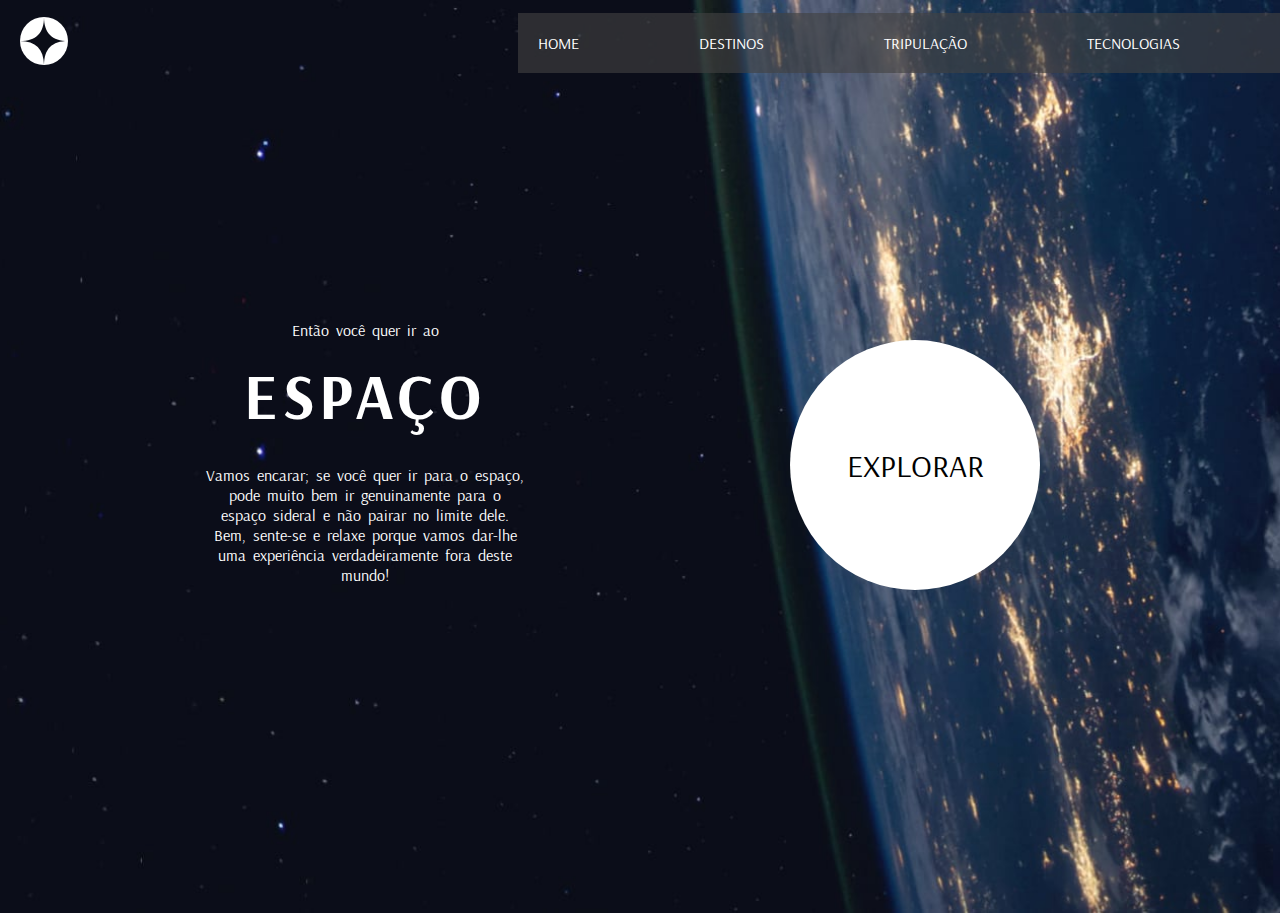
<file: index.html>
<!DOCTYPE html>
<html lang="pt-br">
<head>
    <meta charset="UTF-8">
    <meta http-equiv="X-UA-Compatible" content="IE=edge">
    <meta name="viewport" content="width=device-width, initial-scale=1.0">
    <link rel="stylesheet" href="styles/style.css">
    <link rel="stylesheet" href="styles/mediaquerry.css">
    <title>Turismo Espacial</title>
</head>
<body>
    <header>
        <div id="nav-bar">
            <a href="index.html"><img src="imgs/home/logo.svg" alt=""></a>
            <img id="burguer" src="imgs/home/icon-hamburger.svg" onclick="menuBurguer()" alt="">
            <img id="fechar" class="none" src="imgs/home/icon-close.svg" onclick="menuBurguer()" alt="">

            <ul class="opcoesRespon">
                <li><a href="index.html">Home</a></li>
                <li><a href="destino/index.html">Destinos</a></li>
                <li><a href="tripulacao/index.html">Tripulação</a></li>
                <li><a href="tecnologias/index.html">Tecnologias</a></li>
            </ul>
        </div>
        <div id="opcoes" class="none">
            <ul>
                <li><a href="index.html">Home</a></li>
                <li><a href="destino/index.html">Destinos</a></li>
                <li><a href="tripulacao/index.html">Tripulação</a></li>
                <li><a href="tecnologias/index.html">Tecnologias</a></li>
            </ul>
        </div>
    </header>
    <main>
        <div class="informacoes">
            <p>Então você quer ir ao</p>
            <h1>Espaço</h1>
                <p class="textoPrincipal">Vamos encarar; se você quer ir para o espaço, pode muito bem ir genuinamente para o espaço sideral e não pairar no limite dele. Bem, sente-se e relaxe porque vamos dar-lhe uma experiência verdadeiramente fora deste mundo! </p>
                <p><button><a href="destino/index.html">Explorar</a></button></p>
        </div>
    </main>
    <script src="script.js"></script>
</body>
</html>
</file>
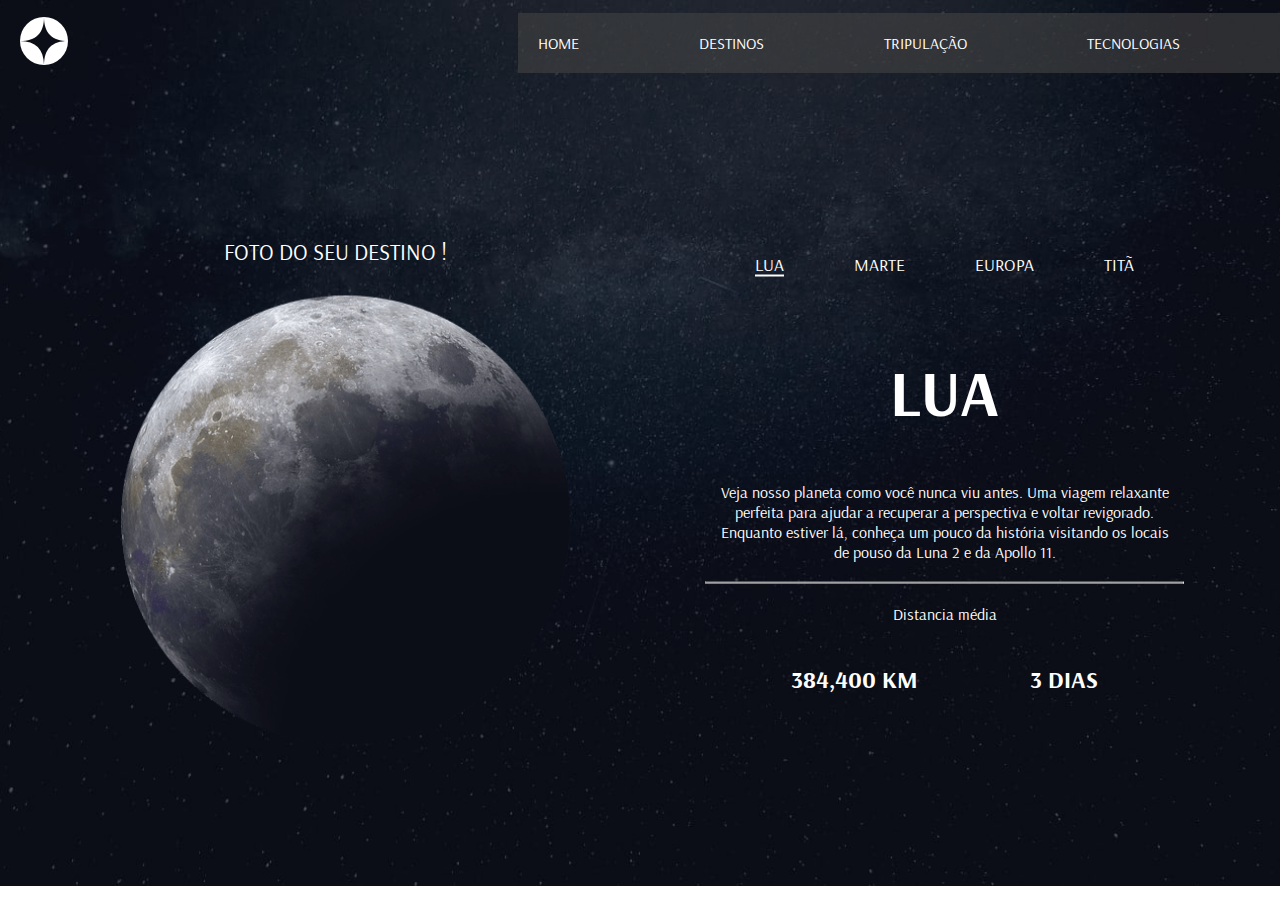
<file: destino/index.html>
<!DOCTYPE html>
<html lang="pt-br">
<head>
    <meta charset="UTF-8">
    <meta http-equiv="X-UA-Compatible" content="IE=edge">
    <meta name="viewport" content="width=device-width, initial-scale=1.0">
    <link rel="stylesheet" href="styles/style.css">
    <link rel="stylesheet" href="styles/mediaquery.css">
    <title>Destinos</title>
</head>
<body>
    <header>
        <div id="nav-bar">
            <a href="../index.html"><img src="../imgs/home/logo.svg" alt=""></a>
            <img id="burguer" src="../imgs/home/icon-hamburger.svg" onclick="menuBurguer()" alt="">
            <img id="fechar" class="none" src="../imgs/home/icon-close.svg" onclick="menuBurguer()" alt="">

            <ul class="opcoesRespon">
                <li><a href="../index.html">Home</a></li>
                <li><a href="index.html">Destinos</a></li>
                <li><a href="../tripulacao/index.html">Tripulação</a></li>
                <li><a href="../tecnologias/index.html">Tecnologias</a></li>
            </ul>
        </div>
        <div id="opcoes" class="none">
            <ul>
                <li><a href="../index.html">Home</a></li>
                <li><a href="index.html">Destinos</a></li>
                <li><a href="../tripulacao/index.html">Tripulação</a></li>
                <li><a href="../tecnologias/index.html">Tecnologias</a></li>
            </ul>
        </div>
    </header>
    <main class="planetas">
        <div id="lua" class="destinos">
            <p class="titulo">FOTO DO SEU DESTINO !</p>
            <p><img src="imgs/image-moon.png" alt=""></p>
                <ul>
                    <li class="grifado" onclick="ClickLua()">Lua</li>
                    <li onclick="ClickMarte()">Marte</li>
                    <li onclick="ClickEuropa()">Europa</li>
                    <li onclick="ClickTita()">Titã</li>
                </ul>
                <h1>Lua</h1>
                <p class="infoPlaneta">Veja nosso planeta como você nunca viu antes. Uma viagem relaxante perfeita para ajudar a recuperar a perspectiva e voltar revigorado. Enquanto estiver lá, conheça um pouco da história visitando os locais de pouso da Luna 2 e da Apollo 11.</p>
                <hr>
                <p>Distancia média</p>
                <div class="distancia">
                    <h2>384,400 km</h2>
                    <h2>3 dias</h2>
                </div>
        </div>

        <div id="marte" class="none destinos">
            <p class="titulo">FOTO DO SEU DESTINO !</p>
            <p><img src="imgs/image-mars.png" alt=""></p>
                <ul>
                    <li onclick="ClickLua()">Lua</li>
                    <li class="grifado" onclick="ClickMarte()">Marte</li>
                    <li onclick="ClickEuropa()">Europa</li>
                    <li onclick="ClickTita()">Titã</li>
                </ul>
                <h1>Marte</h1>
                <p class="infoPlaneta">Não se esqueça de levar suas botas de caminhada. Você precisará deles para enfrentar o Olympus Mons, a montanha planetária mais alta do nosso sistema solar. É duas vezes e meia o tamanho do Everest!</p>
                <hr>
                <p>Distancia média</p>
                <div class="distancia">
                    <h2>225 mil km</h2>
                    <h2>9 meses</h2>
                </div>
        </div>

        <div id="europa" class="none destinos">
            <p class="titulo">FOTO DO SEU DESTINO !</p>
            <p><img src="imgs/image-europa.png" alt=""></p>
                <ul>
                    <li onclick="ClickLua()">Lua</li>
                    <li onclick="ClickMarte()">Marte</li>
                    <li class="grifado" onclick="ClickEuropa()">Europa</li>
                    <li onclick="ClickTita()">Titã</li>
                </ul>
                <h1>Europa</h1>
                <p class="infoPlaneta">A menor das quatro luas galileanas que orbitam Júpiter, Europa é o sonho de um amante do inverno. Com uma superfície gelada, é perfeito para patinar no gelo, curling, hóquei ou simplesmente relaxar em sua confortável cabana de inverno.</p>
                <hr>
                <p>Distancia média</p>
                <div class="distancia">
                    <h2>628 mil km</h2>
                    <h2>3 anos</h2>
                </div>
        </div>

        <div id="tita" class="none destinos">
            <p class="titulo">FOTO DO SEU DESTINO !</p>
            <p><img src="imgs/image-titan.png" alt=""></p>
                <ul>
                    <li onclick="ClickLua()">Lua</li>
                    <li onclick="ClickMarte()">Marte</li>
                    <li onclick="ClickEuropa()">Europa</li>
                    <li class="grifado" onclick="ClickTita()">Titã</li>
                </ul>
                <h1>Titã</h1>
                <p class="infoPlaneta">A única lua conhecida por ter uma atmosfera densa além da Terra, Titã é um lar longe de casa (apenas algumas centenas de graus mais frio!). Como bônus, você obtém vistas impressionantes dos Anéis de Saturno.</p>
                <hr>
                <p>Distancia média</p>
                <div class="distancia">
                    <h2>1.6 bil km</h2>
                    <h2>7 anos</h2>
                </div>
        </div>
    </main>

    <script src="menuBurguer.js"></script>
    <script src="script.js"></script>
</body>
</html>
</file>
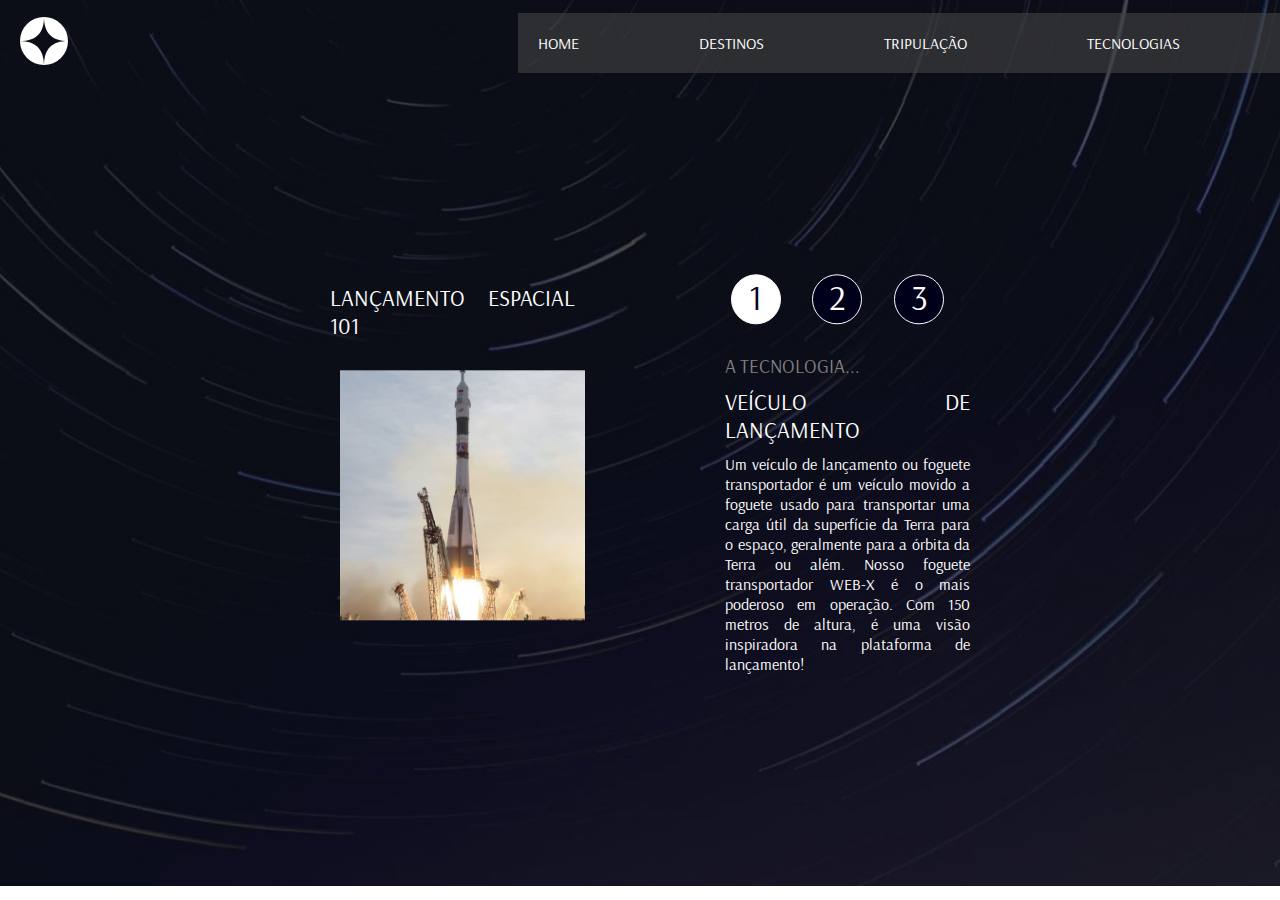
<file: tecnologias/index.html>
<!DOCTYPE html>
<html lang="pt-br">
<head>
    <meta charset="UTF-8">
    <meta http-equiv="X-UA-Compatible" content="IE=edge">
    <meta name="viewport" content="width=device-width, initial-scale=1.0">
    <link rel="stylesheet" href="styles/style.css">
    <link rel="stylesheet" href="styles/mediaquerry.css">
    <title>Tecnologias</title>
</head>
<body>
    <header>
        <div id="nav-bar">
            <a href="../index.html"><img src="../imgs/home/logo.svg" alt=""></a>
            <img id="burguer" src="../imgs/home/icon-hamburger.svg" onclick="menuBurguer()" alt="">
            <img id="fechar" class="none" src="../imgs/home/icon-close.svg" onclick="menuBurguer()" alt="">

            <ul class="opcoesRespon">
                <li><a href="../index.html">Home</a></li>
                <li><a href="index.html">Destinos</a></li>
                <li><a href="../tripulacao/index.html">Tripulação</a></li>
                <li><a href="../tecnologias/index.html">Tecnologias</a></li>
            </ul>
        </div>
        <div id="opcoes" class="none">
            <ul>
                <li><a href="../index.html">Home</a></li>
                <li><a href="index.html">Destinos</a></li>
                <li><a href="../tripulacao/index.html">Tripulação</a></li>
                <li><a href="../tecnologias/index.html">Tecnologias</a></li>
            </ul>
        </div>
    </header>

    <main class="teste">
        <div id="veiculo" class="tecnologias">
            <p class="titulo">LANÇAMENTO ESPACIAL 101</p>
                <p class="imgCelular"><img src="imgs/image-launch-vehicle-portrait.jpg" alt=""></p>
                <div class="nav-tec">
                    <p style="background-color: white; color:rgb(0, 0, 27);" onclick="opcao1()">1</p>
                    <p onclick="opcao2()">2</p>
                    <p onclick="opcao3()">3</p>
                </div>
                <p class="subtitulo">A tecnologia...</p>
                <p class="nome">Veículo de lançamento</p>
                <p class="desc">Um veículo de lançamento ou foguete transportador é um veículo movido a foguete usado para transportar uma carga útil da superfície da Terra para o espaço, geralmente para a órbita da Terra ou além. Nosso foguete transportador WEB-X é o mais poderoso em operação. Com 150 metros de altura, é uma visão inspiradora na plataforma de lançamento!</p>
                <p class="imgComputador"><img src="imgs/image-launch-vehicle-portrait.jpg" alt=""></p>
        </div>

        <div id="porto" class="tecnologias none">
            <p class="titulo">LANÇAMENTO ESPACIAL 101</p>
                <p ><img src="imgs/image-spaceport-portrait.jpg" alt=""></p>
                <div class="nav-tec">
                    <p onclick="opcao1()">1</p>
                    <p style="background-color: white; color:rgb(0, 0, 27);" onclick="opcao2()">2</p>
                    <p onclick="opcao3()">3</p>
                </div>
                <p class="subtitulo">A tecnologia...</p>
                <p class="nome">Espaçoporto</p>
                <p class="desc">Um espaçoporto ou cosmódromo é um local para lançamento (ou recebimento) de espaçonaves, por analogia com o porto marítimo para navios ou aeroporto para aeronaves. Com sede no famoso Cabo Canaveral, nosso espaçoporto está idealmente situado para aproveitar a rotação da Terra para o lançamento.</p>
        </div>

        <div id="capsula" class="tecnologias none">
            <p class="titulo">LANÇAMENTO ESPACIAL 101</p>
            <p><img src="imgs/image-space-capsule-portrait.jpg" alt=""></p>
            <div class="nav-tec">
                <p onclick="opcao1()">1</p>
                <p onclick="opcao2()">2</p>
                <p style="background-color: white; color:rgb(0, 0, 27);" onclick="opcao3()">3</p>
            </div>
            <p class="subtitulo">A tecnologia...</p>
            <p class="nome">Cápsula espacial</p>
            <p class="desc">Uma cápsula espacial é uma espaçonave frequentemente tripulada que usa uma cápsula de reentrada de corpo rombudo para reentrar na atmosfera da Terra sem asas. Nossa cápsula é onde você passará seu tempo durante o voo. Inclui um ginásio espacial, cinema e muitas outras atividades para o manter entretido.</p>
        </div>
    </main>
    
    <script src="menuBurguer.js"></script>
    <script src="script.js"></script>
</body>
</html>
</file>
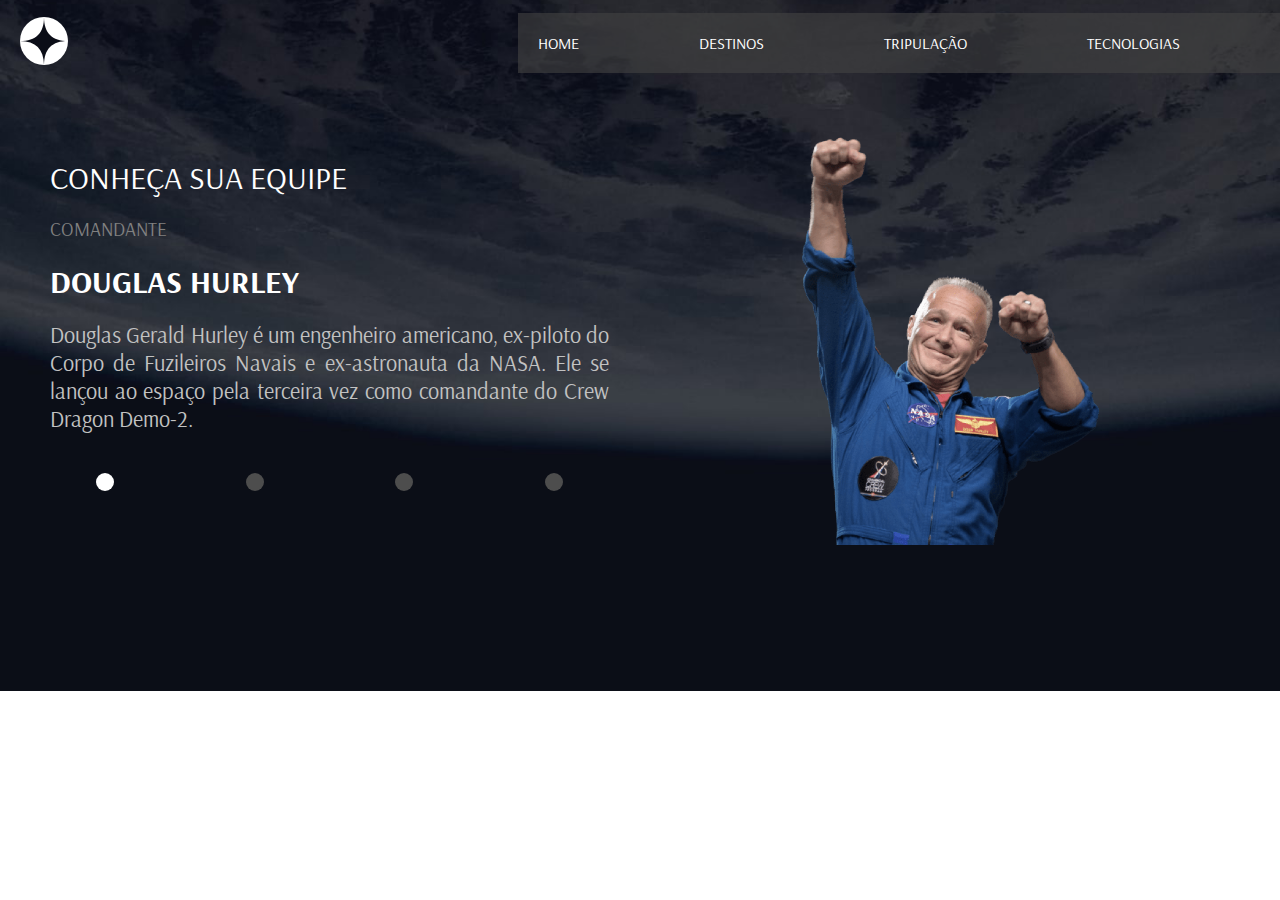
<file: tripulacao/index.html>
<!DOCTYPE html>
<html lang="pt-br">
<head>
    <meta charset="UTF-8">
    <meta http-equiv="X-UA-Compatible" content="IE=edge">
    <meta name="viewport" content="width=device-width, initial-scale=1.0">
    <link rel="stylesheet" href="styles/style.css">
    <link rel="stylesheet" href="styles/mediaquerry.css">
    <title>Tripulacao</title>
</head>
<body>
    <header>
        <div id="nav-bar">
            <a href="../index.html"><img src="../imgs/home/logo.svg" alt=""></a>
            <img id="burguer" src="../imgs/home/icon-hamburger.svg" onclick="menuBurguer()" alt="">
            <img id="fechar" class="none" src="../imgs/home/icon-close.svg" onclick="menuBurguer()" alt="">

            <ul class="opcoesRespon">
                <li><a href="../index.html">Home</a></li>
                <li><a href="../destino/index.html">Destinos</a></li>
                <li><a href="index.html">Tripulação</a></li>
                <li><a href="../tecnologias/index.html">Tecnologias</a></li>
            </ul>
        </div>
        <div id="opcoes" class="none">
            <ul>
                <li><a href="../index.html">Home</a></li>
                <li><a href="../destino/index.html">Destinos</a></li>
                <li><a href="index.html">Tripulação</a></li>
                <li><a href="../tecnologias/index.html">Tecnologias</a></li>
            </ul>
        </div>
    </header>

    <main>
        <div id="tripulante1" class="tripulacao">
            <p class="titulo">CONHEÇA SUA EQUIPE</p>
            <p class="fotoCelular"><img src="imgs/image-douglas-hurley.png" alt=""></p>
            <div class="opcoesTripula opCelular">
                <p onclick="opcao1()" style="background-color: white;"></p>
                <p onclick="opcao2()"></p>
                <p onclick="opcao3()"></p>
                <p onclick="opcao4()"></p>
            </div>
            <p class="cargo">Comandante</p>
            <p class="nome">Douglas Hurley</p>
            <p class="descricao">Douglas Gerald Hurley é um engenheiro americano, ex-piloto do Corpo de Fuzileiros Navais e ex-astronauta da NASA. Ele se lançou ao espaço pela terceira vez como comandante do Crew Dragon Demo-2.</p>
            <div class="opcoesTripula opTablet">
                <p onclick="opcao1()" style="background-color: white;"></p>
                <p onclick="opcao2()"></p>
                <p onclick="opcao3()"></p>
                <p onclick="opcao4()"></p>
            </div>
            <p class="fotoTablet"><img src="imgs/image-douglas-hurley.png" alt=""></p>
        </div>

        <div id="tripulante2" class="tripulacao none">
            <p class="titulo">CONHEÇA SUA EQUIPE</p>
            <p class="fotoCelular"><img src="imgs/image-mark-shuttleworth.png" alt=""></p>
            <div class="opcoesTripula opCelular">
                <p onclick="opcao1()"></p>
                <p onclick="opcao2()" style="background-color: white;"></p>
                <p onclick="opcao3()"></p>
                <p onclick="opcao4()"></p>
            </div>
            <p class="cargo">Especialista em missão</p>
            <p class="nome">Mark Shuttleworth</p>
            <p class="descricao">Mark Richard Shuttleworth é o fundador e CEO da Canonical, a empresa por trás do sistema operacional Ubuntu baseado em Linux. Shuttleworth se tornou o primeiro sul-africano a viajar para o espaço como turista espacial.</p>
            <div class="opcoesTripula opTablet">
                <p onclick="opcao1()"></p>
                <p onclick="opcao2()"style="background-color: white;"></p>
                <p onclick="opcao3()"></p>
                <p onclick="opcao4()"></p>
            </div>
            <p class="fotoTablet"><img src="imgs/image-mark-shuttleworth.png" alt=""></p>
        </div>

        <div id="tripulante3" class="tripulacao none">
            <p class="titulo">CONHEÇA SUA EQUIPE</p>
            <p class="fotoCelular"><img src="imgs/image-victor-glover.png" alt=""></p>
            <div class="opcoesTripula opCelular">
                <p onclick="opcao1()"></p>
                <p onclick="opcao2()"></p>
                <p onclick="opcao3()" style="background-color: white;"></p>
                <p onclick="opcao4()"></p>
            </div>
            <p class="cargo">Piloto</p>
            <p class="nome">Victor Glover</p>
            <p class="descricao">Piloto no primeiro voo operacional do SpaceX. Glover é um comandante da Marinha dos Estados Unidos, onde pilota um F/A-18. Ele foi membro da tripulação da Expedição 64 e serviu como engenheiro de vôo de sistemas de estação.</p>
            <div class="opcoesTripula opTablet">
                <p onclick="opcao1()"></p>
                <p onclick="opcao2()"></p>
                <p onclick="opcao3()" style="background-color: white;"></p>
                <p onclick="opcao4()"></p>
            </div>
            <p class="fotoTablet"><img src="imgs/image-victor-glover.png" alt=""></p>
        </div>

        <div id="tripulante4" class="tripulacao none">
            <p class="titulo">CONHEÇA SUA EQUIPE</p>
            <p class="fotoCelular"><img src="imgs/image-anousheh-ansari.png" alt=""></p>
            <div class="opcoesTripula opCelular">
                <p onclick="opcao1()"></p>
                <p onclick="opcao2()"></p>
                <p onclick="opcao3()"></p>
                <p onclick="opcao4()" style="background-color: white;"></p>
            </div>
            <p class="cargo">Engenheira de voo</p>
            <p class="nome">Anousheh Ansari</p>
            <p class="descricao">Anousheh Ansari é uma engenheira iraniana-americana e cofundadora da Prodea Systems. Ansari foi a quarta turista espacial autofinanciada, a primeira mulher autofinanciada a voar para a ISS e a primeira iraniana no espaço.</p>
            <div class="opcoesTripula opTablet">
                <p onclick="opcao1()"></p>
                <p onclick="opcao2()"></p>
                <p onclick="opcao3()"></p>
                <p onclick="opcao4()" style="background-color: white;"></p>
            </div>
            <p class="fotoTablet"><img src="imgs/image-anousheh-ansari.png" alt=""></p>
        </div>
    </main>

    <script src="menuburguer.js"></script>
    <script src="script.js"></script>
</body>
</html>
</file>
<file: styles/style.css>
@import url('https://fonts.googleapis.com/css2?family=Arsenal&display=swap');

*{
    margin: 0px;
    padding: 0px;
    box-sizing: border-box;
    font-family: 'Arsenal', sans-serif;
    color: #fff;
    text-decoration: none;
}

body{
    height: 100vh;
    width:100vw;
    background-image: url(../imgs/backgrounds/background-home-mobile.jpg);
    background-repeat: no-repeat;
    background-position: center center;
    background-size: cover;
    overflow: hidden;

}

p{
    color: #fff;
    text-align:center;
    margin:15px;
    word-spacing: 3px;
}

h1{
    color:#fff;
    text-align:center;
    font-size: 4rem;
    margin: 10px;
    letter-spacing: 5px;
    text-transform: uppercase;
}

button{
    margin-top: 50px;
    background-color: #fff;
    border: none;
    width: 150px;
    height: 150px;
    border-radius:50% ;
}

button a{
    text-decoration: none;
    color: #000;
    text-align: center;
    font-size: 1.6rem;
    text-transform: uppercase;
    width: 150px;
    height: 150px;
    border-radius: 50%;
}

#nav-bar{
    display: flex;
    flex-direction: row;
    justify-content: space-between;
    align-items: center;
    margin: 20px;
}

.opcoesRespon{
    display: none;
}

#opcoes{
    background-color: #0b0d176b;
    width: 100vw;
    height: 100vh;
    text-align: center;
}

#opcoes ul li{
    padding: 15px;
    border-bottom: 1px solid rgb(85, 85, 85);
    margin: 0px 30px;
    list-style-type: none;
    color: #fff;
}

.textoCentral{
    margin :5%;
}

.none{
    display:none;
}
</file>
<file: styles/mediaquerry.css>
@media screen and (min-width:641px) and (max-width:1000px){
    body{
        background: url('../imgs/backgrounds/background-home-tablet.jpg');
        background-repeat: no-repeat;
        background-position: center center;
        background-size: cover;
    }

    p{
        margin:25px;
        font-size: 1.2rem;
    }

    button a {
        font-size: 1.8rem;
    }

    #burguer{
        display:none;
    }

    .opcoesRespon{
        display: flex;
        flex-direction: row;
        justify-content: space-evenly;
        color:white;
        list-style-type: none;
        border: 1px solid white;
        backdrop-filter: blur(95px);
    }

    .opcoesRespon li{
        margin: 20px;
    }

    .textoCentral{
        margin: 15px 20%;
    }
}

@media  screen and (min-width:1001px) {
    body{
        background: url('../imgs/backgrounds/background-home-desktop.jpg');
        background-repeat: no-repeat;
        background-position: center center;
        background-size: cover;
    }

    main{
        position: absolute;
        left: 50%;
        top: 50%;
        transform: translate(-50%, -50%);
    }

    p, h1{
        text-align: center;
    }

    button{
        width: 250px;
        height: 250px;
    }

    button a {
        font-size: 2rem;
    }

    #nav-bar{
        margin-top:1%;
        margin-right: 0px;
    }

    #burguer{
        display: none;
    }

    .opcoesRespon{
        display: flex;
        flex-direction: end;
        color:white;
        list-style-type: none;
        background-color: rgba(66, 66, 66, 0.623);
        text-transform: uppercase;
    }

    .opcoesRespon li{
        margin: 20px;
        margin-right: 100px;
    }

    .informacoes{
        columns: 2;
        column-gap: 200px;
    }

    .informacoes p{
        margin-top: 30px;
    }

    .textoPrincipal{
        width: 320px;
    }

}
</file>
<file: destino/styles/style.css>
@import url('https://fonts.googleapis.com/css2?family=Arsenal&display=swap');

*{
    margin: 0px;
    padding: 0px;
    box-sizing: border-box;
    color: #fff;
    text-decoration: none;
    font-family: 'Arsenal', sans-serif;
}

body{
    background-image: url('../imgs/background-destination-mobile.jpg');
    background-repeat: no-repeat;
    background-position: center center;
    background-size: cover;
}

a{
    text-decoration: none;
}

#nav-bar{
    display: flex;
    flex-direction: row;
    justify-content: space-between;
    align-items: center;
    margin: 20px;
}

.opcoesRespon{
    display: none;
}

#opcoes{
    background-color: #0b0d172a;
    width: 100vw;
    height: 100vh;
    text-align: center;
}

#opcoes ul li{
    padding: 15px;
    border-bottom: 1px solid rgb(85, 85, 85);
    margin: 0px 30px;
    list-style-type: none;
    color: #fff;
}

.destinos p{
    text-align: center;
    margin-bottom:10px ;
}

.destinos img{
    margin: 10px;
    width: 70%;
    height: 70%;
}

.destinos h1{
    padding: 0px 0px 30px 0px;
}

.destinos ul{
    display: flex;
    flex-direction: row;
    justify-content: space-around;
    margin: 20px;
}

.destinos ul li{
    list-style-type:none;
    text-transform: uppercase;
    cursor: pointer;
}

.destinos h1{
    text-align: center;
    font-size: 4rem;
    text-transform: uppercase;
}

.destinos p{
    margin: 20px 8%;
}

.destinos h1{
    margin-top: 40px;
}

.destinos hr{
    margin: 5px 40px;
}

.destinos h2{
    text-align: center;
    text-transform: uppercase;
    margin: 20px;
}

.destinos .titulo{
    font-size: 1.2rem;
}

.grifado{
    border-bottom: 2px solid white;
}

.none{
    display:none;
}

.over{
    overflow-y: hidden;
}
</file>
<file: destino/styles/mediaquery.css>
@media screen and (min-width:641px) and (max-width:1000px){
    body{
        background: url('../imgs/background-destination-tablet.jpg');
        background-repeat: no-repeat;
        background-position: center center;
        background-size: cover;
    }

    p{
        margin:25px;
        font-size: 1.2rem;
    }

    #burguer{
        display:none;
    }

    .opcoesRespon{
        display: flex;
        flex-direction: row;
        justify-content: space-evenly;
        color:white;
        list-style-type: none;
        border: 1px solid white;
        backdrop-filter: blur(95px);
    }

    .opcoesRespon li{
        margin: 20px;
    }

    .infoPlaneta{
        margin: 15px 20%;
    }

    .destinos hr{
        margin: 0px 5%;
    }

    .destinos .titulo{
        font-size: 1.2rem;
    }
}

@media  screen and (min-width:1001px) {
    body{
        background: url('../imgs/background-destination-desktop.jpg');
        background-repeat: no-repeat;
        background-position: center center;
        background-size: cover;
        height: 97vh;
        width: 100vw;
    }

    main{
        margin-top: 3%;
    }

    #nav-bar{
        margin-top:1%;
        margin-right: 0px;
    }

    #burguer{
        display: none;
    }

    .opcoesRespon{
        display: flex;
        flex-direction: end;
        color:white;
        list-style-type: none;
        background-color: rgba(66, 66, 66, 0.623);
    }

    .opcoesRespon li a {
        text-transform: uppercase;
    }

    .opcoesRespon li{
        margin: 20px;
        margin-right: 100px;
    }

    .destinos{
        columns: 2;
        column-gap: 120px;
    }

    .destinos .titulo{
        font-size: 1.4rem;
    }

    .destinos ul li{
        cursor: pointer;
        margin: 35px;
        font-size: 1.1rem;
    }

    .destinos p{
        margin:20px;
    }

    .destinos p img{
        margin-right: 130px;
        width: 100%;
        height: 100%;
    }

    .destinos hr{
        margin: 5px;
    }

    .distancia{
        display: flex;
        flex-direction: row;
        justify-content: space-evenly;
    }

    .planetas{
        position: absolute;
        left: 50%;
        top: 50%;
        transform: translate(-50%, -50%);
    }

    .grifado{
        border-bottom: 2px solid white;
    }
}
</file>
<file: tecnologias/styles/style.css>
@import url('https://fonts.googleapis.com/css2?family=Arsenal&display=swap');

*{
    margin: 0px;
    padding: 0px;
    box-sizing: border-box;
    color: #fff;
    text-decoration: none;
    font-family: 'Arsenal', sans-serif;
}

body{
    background-image: url('../imgs/background-technology-mobile.jpg');
    background-repeat: no-repeat;
    background-position: center center;
    background-size: cover;
}

a{
    text-decoration: none;
}

#nav-bar{
    display: flex;
    flex-direction: row;
    justify-content: space-between;
    align-items: center;
    margin: 20px;
}

.opcoesRespon{
    display: none;
}

#opcoes{
    background-color: #0b0d172a;
    width: 100vw;
    height: 100vh;
    text-align: center;
}

#opcoes ul li{
    padding: 15px;
    border-bottom: 1px solid rgb(85, 85, 85);
    margin: 0px 30px;
    list-style-type: none;
    color: #fff;
}

.tecnologias .titulo{
    margin: 20px;
    text-transform: uppercase;
    font-size: 1.4rem;
}

.tecnologias p img{
    width: 100%;
    height: 100%;
}

.tecnologias .nav-tec{
    display: flex;
    flex-direction: row;
    justify-content: space-around;
    margin: 20px 0px;
}

.tecnologias .nav-tec p{
    background-color: rgb(0, 0, 27);
    text-align: center;
    font-size: 2.2rem;
    width: 50px;
    height: 50px;
    border-radius: 50%;
    border: 1px solid white;
    margin: 10px;
}

.tecnologias .subtitulo{
    text-align: center;
    color: grey;
    text-transform: uppercase;
    font-size: 1.2rem;
}

.tecnologias .nome{
    text-align: center;
    text-transform: uppercase;
    font-size: 1.4rem;
    margin: 20px;
}

.tecnologias .desc{
    text-align: center;
    margin-bottom: 40px;
}

.none{
    display:none;
}

.over{
    overflow-y: hidden;
}

.nav-tecComp, .imgComputador{
    display: none;
}
</file>
<file: tecnologias/styles/mediaquerry.css>
@media screen and (min-width:641px) and (max-width:1000px){
    body{
        background: url('../imgs/background-technology-tablet.jpg');
        background-repeat: no-repeat;
        background-position: center center;
        background-size: cover;
    }

    p{
        margin:25px;
        font-size: 1.2rem;
    }

    #burguer{
        display:none;
    }

    .opcoesRespon{
        display: flex;
        flex-direction: row;
        justify-content: space-evenly;
        color:white;
        list-style-type: none;
        border: 1px solid white;
        backdrop-filter: blur(95px);
    }

    .opcoesRespon li{
        margin: 20px;
    }
    
}

@media  screen and (min-width:1001px) {
    body{
        background: url('../imgs/background-technology-desktop.jpg');
        background-repeat: no-repeat;
        background-position: center center;
        background-size: cover;
        height: 97vh;
        width: 100vw;
    }

    main{
        margin-top: 2%;
    }

    #nav-bar{
        margin-top:1%;
        margin-right: 0px;
    }

    #burguer{
        display: none;
    }

    .opcoesRespon{
        display: flex;
        flex-direction: end;
        color:white;
        list-style-type: none;
        background-color: rgba(66, 66, 66, 0.623);
    }

    .opcoesRespon li a {
        text-transform: uppercase;
    }

    .opcoesRespon li{
        margin: 20px;
        margin-right: 100px;
    }

    .tecnologias .titulo, .tecnologias .subtitulo, .tecnologias .nome, .tecnologias .desc{
        text-align: justify;
        margin:10px;
        width: 100%;
    }

    .nav-tec p{
        margin-top: 100px;
        cursor: pointer;
    }

    .tecnologias p img{
        width: 100%;
        height: 100%;
        margin: 20px;
    }

    .imgCelular{
        display: none;
    }

    .teste{
        columns: 2;
        column-gap: 150px;
    }

    .nav-tec{
        display: none;
    }

    .nav-tecComp, .imgCelular{
        display: flex;
    }

    .teste{
        position: absolute;
        left: 50%;
        top: 50%;
        transform: translate(-50%, -50%);
    }
}
</file>
<file: tripulacao/styles/style.css>
@import url('https://fonts.googleapis.com/css2?family=Arsenal&display=swap');

*{
    margin: 0px;
    padding: 0px;
    box-sizing: border-box;
    color: #fff;
    text-decoration: none;
    font-family: 'Arsenal', sans-serif;
}

body{
    background-image: url('../imgs/background-crew-mobile.jpg');
    background-repeat: no-repeat;
    background-position: center center;
    background-size: cover;
}

a{
    text-decoration: none;
}

#nav-bar{
    display: flex;
    flex-direction: row;
    justify-content: space-between;
    align-items: center;
    margin: 20px;
}

.opcoesRespon{
    display: none;
}

#opcoes{
    background-color: #0b0d1709;
    width: 100vw;
    height: 100vh;
    text-align: center;
}

#opcoes ul li{
    padding: 15px;
    border-bottom: 1px solid rgb(116, 116, 116);
    margin: 0px 30px;
    list-style-type: none;
    color: #fff;
}

.tripulacao p{
    margin: 20px 0px;
    text-align: center;
}

.tripulacao p img{
    width: 75%;
    height: 75%;
}

.opcoesTripula{
    display: flex;
    flex-direction: row;
    justify-content: space-around;
}

.opcoesTripula p{
    width: 18px;
    height: 18px;
    border-radius: 50%;
    background-color: rgb(77, 77, 77);
}

.tripulacao , .titulo {
    text-align: center;
    font-size: 1.4rem;
    margin: 30px;
}

.tripulacao .cargo{
    color: grey;
    font-size: 1.2rem;
    text-transform: uppercase;
}

.tripulacao .nome{
    font-size: 2rem;
    text-transform: uppercase;
    font-weight: bolder;
}

.tripulacao .descricao{
    margin: 20px;
    margin-bottom: 50px;
    color: rgb(194, 194, 194);
}

.none, .fotoTablet, .opTablet{
    display:none;
}

.over{
    overflow-y: hidden;
}
</file>
<file: tripulacao/styles/mediaquerry.css>
@media screen and (min-width:641px) and (max-width:1000px){
    body{
        background: url('../imgs/background-crew-tablet.jpg');
        background-repeat: no-repeat;
        background-position: center center;
        background-size: cover;
    }

    p{
        margin:25px;
        font-size: 1.2rem;
    }

    #burguer{
        display:none;
    }

    .opcoesRespon{
        display: flex;
        flex-direction: row;
        justify-content: space-evenly;
        color:white;
        list-style-type: none;
        border: 1px solid white;
        backdrop-filter: blur(95px);
    }

    .tripulacao .titulo{
        text-align: justify;
        font-size: 1.6rem;
    }

    .opcoesRespon li{
        margin: 20px;
    }

    .fotoCelular, .opCelular{
        display: none;
    }

    .fotoTablet{
        display: block;
    }

    .opTablet{
        display: flex;
    }
}

@media screen and (min-width:1001px){
    body{
        background: url('../imgs/background-crew-desktop.jpg');
        background-repeat: no-repeat;
        background-position: center center;
        background-size: cover;
        height: 97%;
        width: 100%;
        overflow-y: hidden;
    }

    main{
        margin-top: 5%;
    }

    #nav-bar{
        margin-top:1%;
        margin-right: 0px;
    }

    #burguer{
        display: none;
    }

    .opcoesRespon{
        display: flex;
        flex-direction: end;
        color:white;
        list-style-type: none;
        background-color: rgba(66, 66, 66, 0.623);
    }

    .opcoesRespon li a {
        text-transform: uppercase;
    }

    .opcoesRespon li{
        margin: 20px;
        margin-right: 100px;
    }

    .opcoesTripula p{
        cursor: pointer;
    }

    .tripulacao .titulo{
        text-align: justify;
        font-size: 2rem;
        margin: 20px;
    }

    .tripulacao{
        columns: 2;
    }

    .tripulacao .nome, .tripulacao .cargo, .tripulacao .descricao{
        text-align: justify;
        margin: 20px;
    }


    .tripulacao p img{
        width: 50%;
        height: 40%;
    }

    .fotoCelular, .opCelular{
        display: none;
    }

    .fotoTablet{
        display: block;
    }

    .opTablet{
        display: flex;
    }
    
}
</file>
